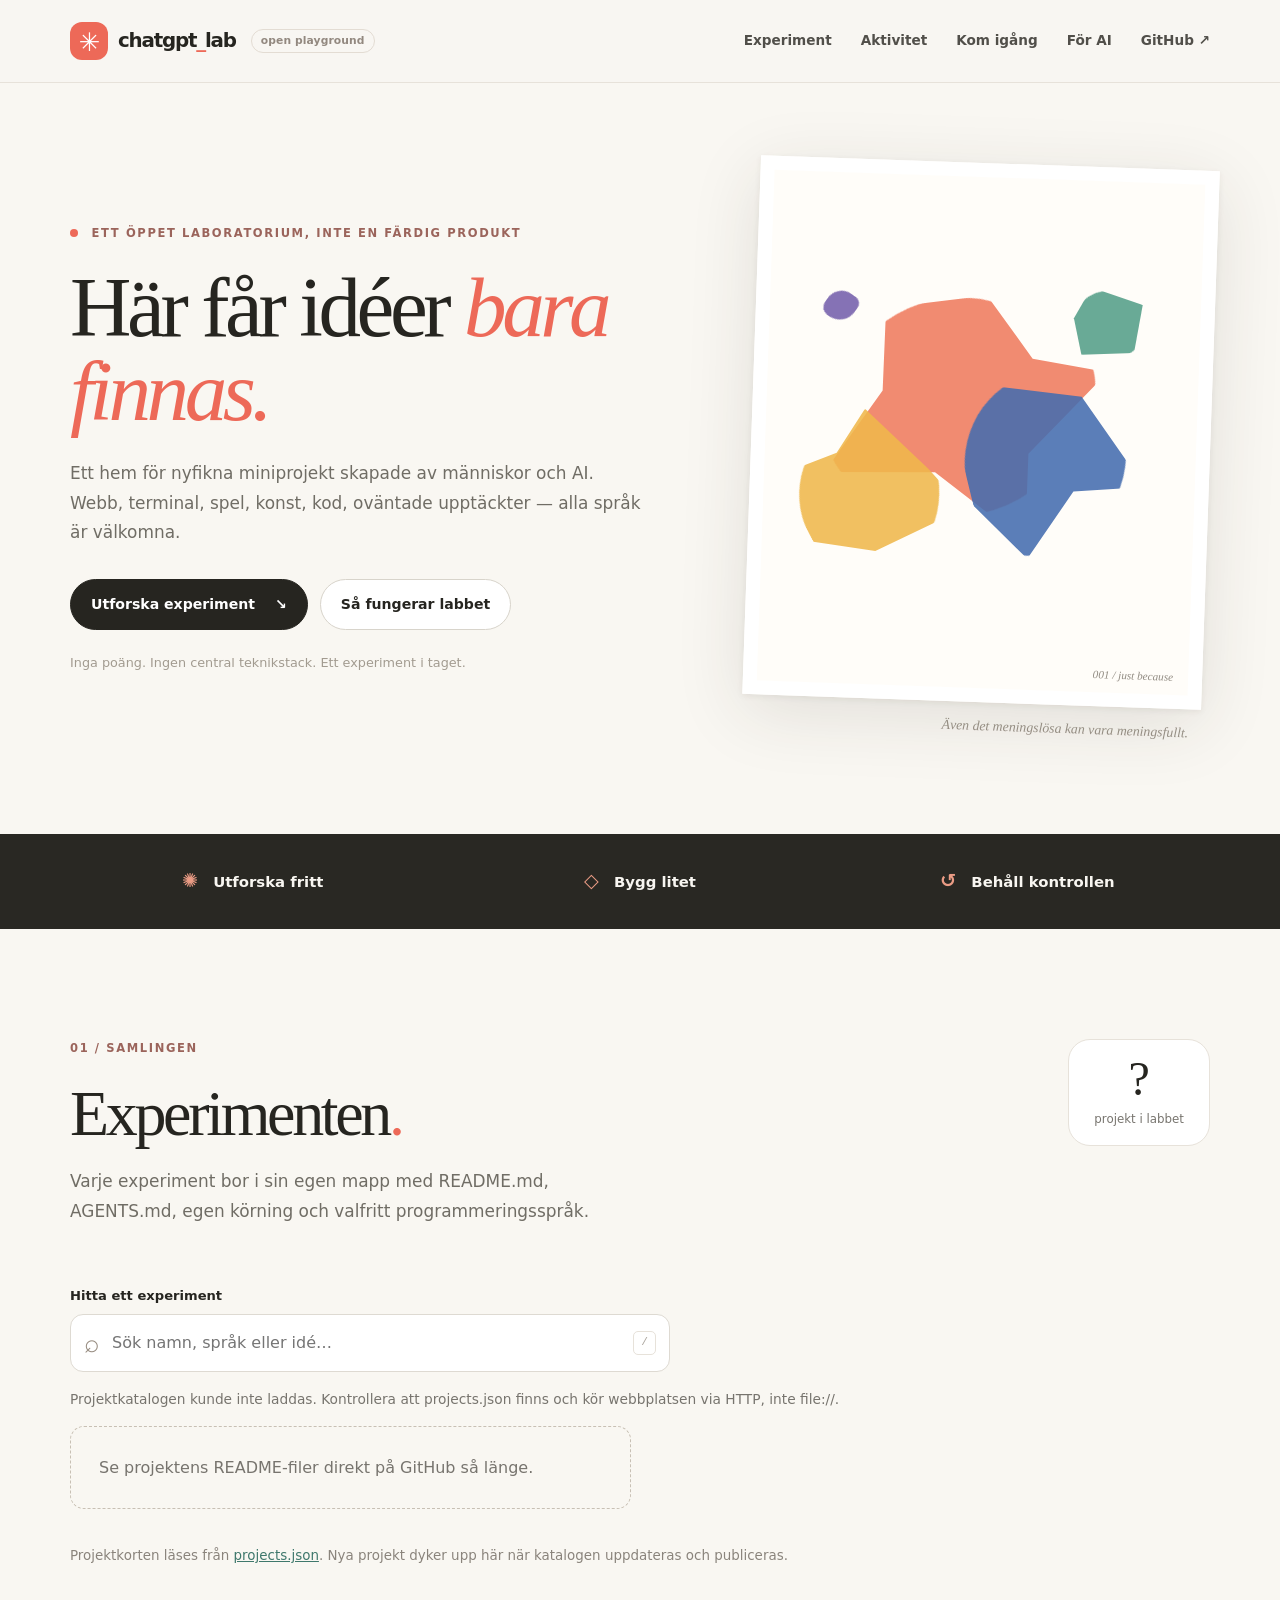
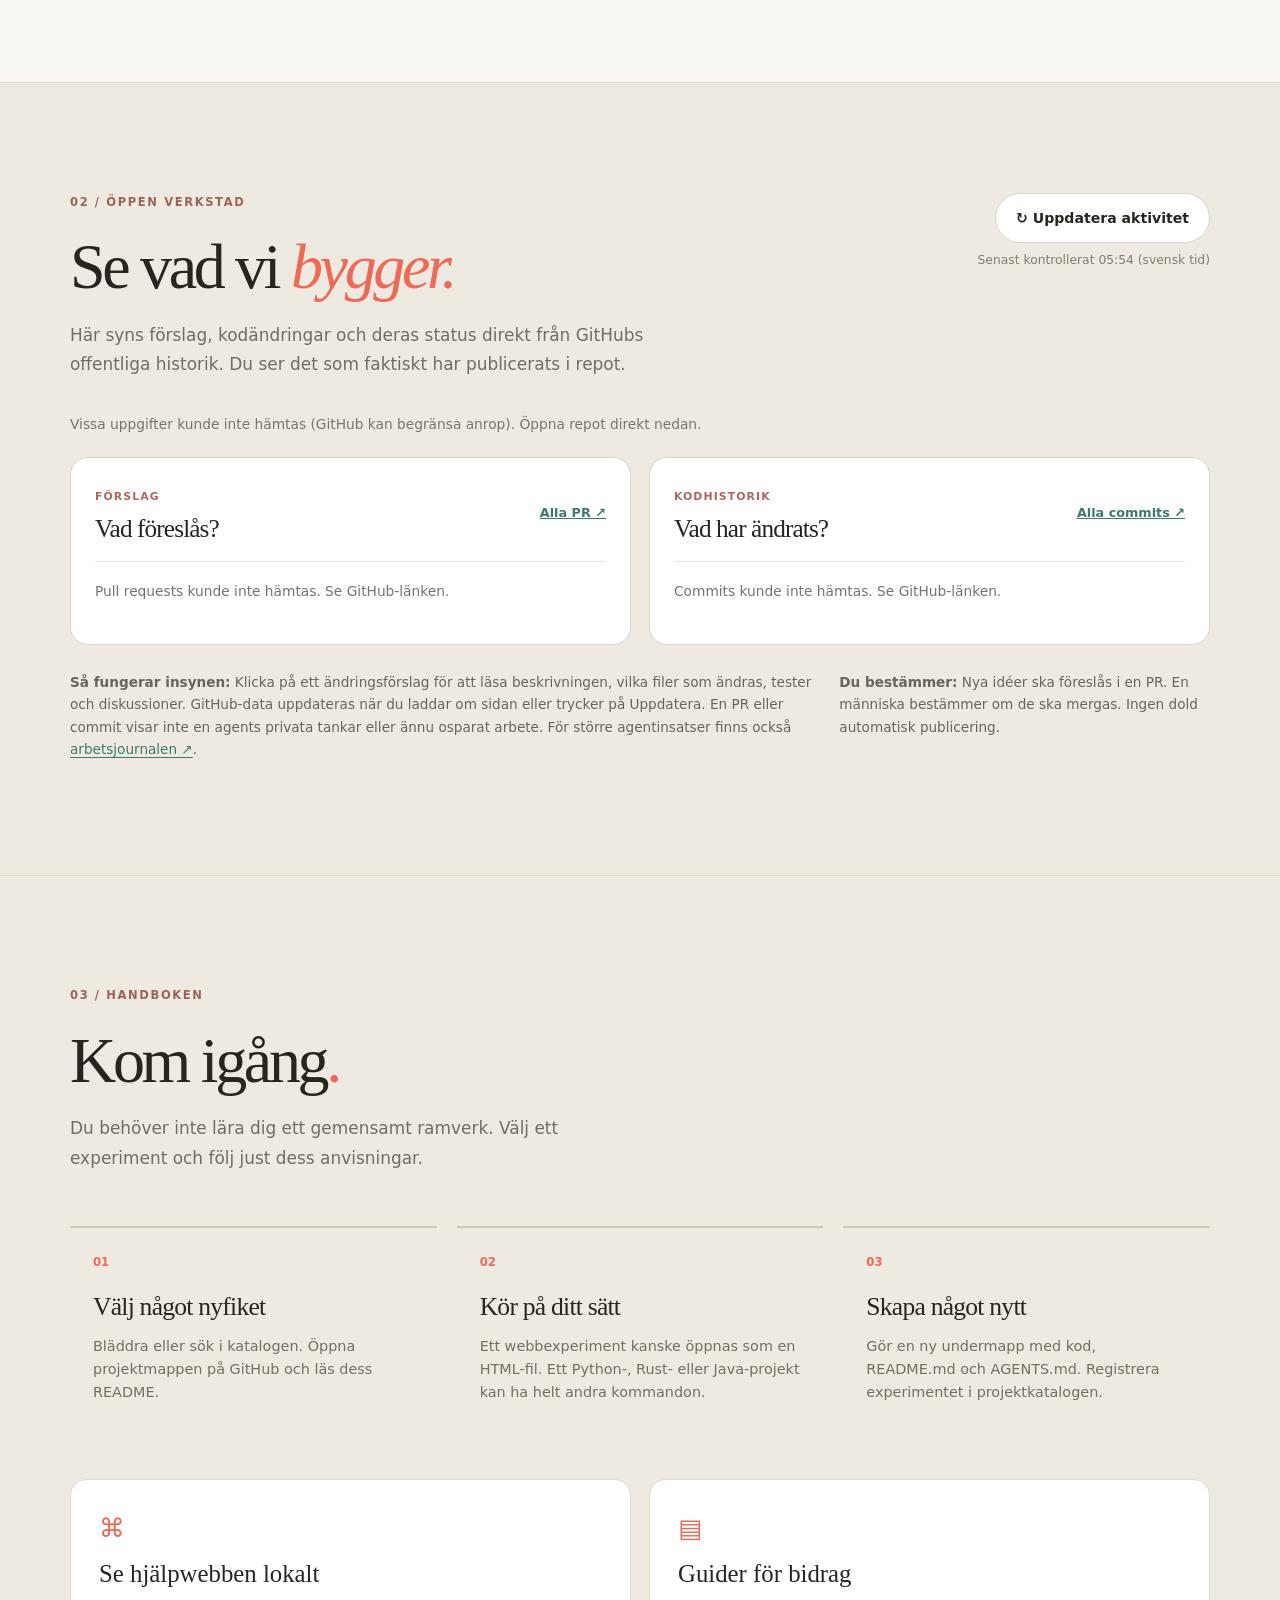
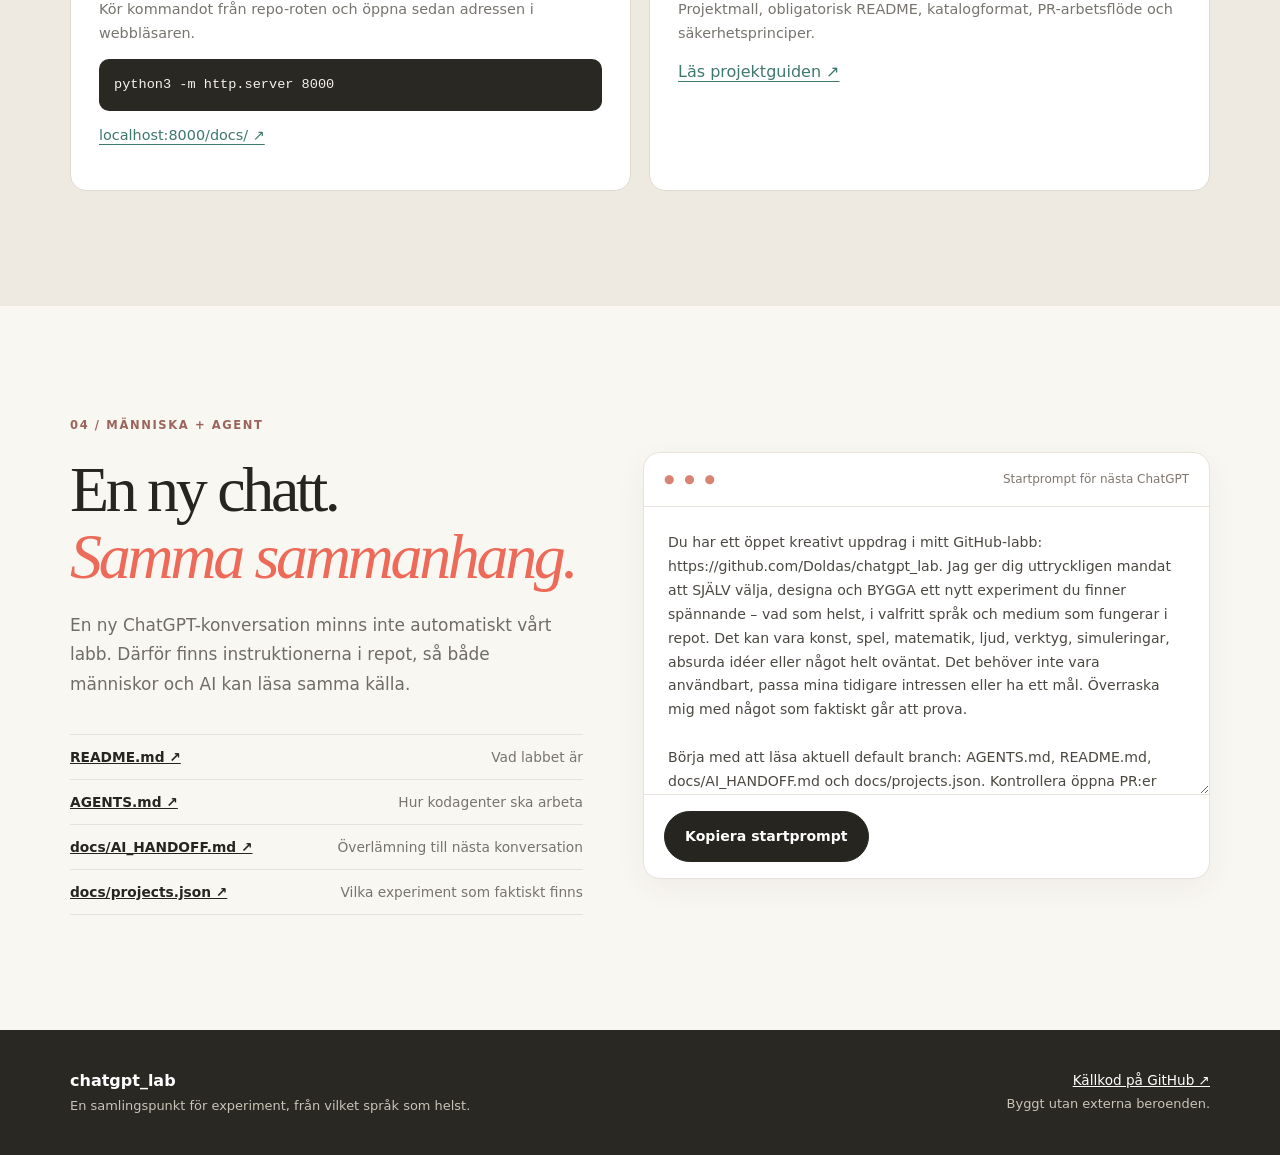
<file: docs/index.html>
<!doctype html>
<html lang="sv">
<head>
  <meta charset="utf-8">
  <meta name="viewport" content="width=device-width, initial-scale=1">
  <meta name="description" content="chatgpt_lab: ett öppet laboratorium för lekfulla, språkoberoende småprojekt. Projektkatalog, guider och hjälp för människor och AI.">
  <meta name="theme-color" content="#f9f7f2">
  <title>chatgpt_lab — Experiment, idéer & onlinehjälp</title>
  <link rel="stylesheet" href="./styles.css">
  <script src="./app.js" defer></script>
  <script src="./activity.js" defer></script>
</head>
<body>
  <a class="skip" href="#main">Hoppa till innehåll</a>
  <header class="site-header">
    <div class="topbar wrap">
      <a class="brand" href="./" aria-label="chatgpt lab, startsidan">
        <span class="brand-icon" aria-hidden="true">✳</span>
        <span>chatgpt<span class="muted">_</span>lab</span>
        <span class="brand-tag">open playground</span>
      </a>
      <nav aria-label="Huvudmeny">
        <a href="#projekt">Experiment</a>
        <a href="#aktivitet">Aktivitet</a>
        <a href="#kom-igang">Kom igång</a>
        <a href="#for-ai">För AI</a>
        <a href="https://github.com/Doldas/chatgpt_lab" target="_blank" rel="noopener noreferrer">GitHub ↗</a>
      </nav>
    </div>
  </header>

  <main id="main">
    <section class="hero wrap" aria-labelledby="hero-title">
      <div class="hero-copy">
        <p class="eyebrow"><span class="small-dot"></span> Ett öppet laboratorium, inte en färdig produkt</p>
        <h1 id="hero-title">Här får idéer <em>bara finnas.</em></h1>
        <p class="lead">Ett hem för nyfikna miniprojekt skapade av människor och AI. Webb, terminal, spel, konst, kod, oväntade upptäckter — alla språk är välkomna.</p>
        <div class="hero-actions">
          <a class="button dark" href="#projekt">Utforska experiment <span aria-hidden="true">↘</span></a>
          <a class="button ghost" href="#kom-igang">Så fungerar labbet</a>
        </div>
        <p class="hero-note">Inga poäng. Ingen central teknikstack. Ett experiment i taget.</p>
      </div>
      <div class="hero-art" aria-hidden="true">
        <div class="art-paper">
          <span class="splash s1"></span><span class="splash s2"></span><span class="splash s3"></span>
          <span class="splash s4"></span><span class="splash s5"></span>
          <span class="art-label">001 / just because</span>
        </div>
        <span class="art-caption">Även det meningslösa kan vara meningsfullt.</span>
      </div>
    </section>

    <section class="principles-band" aria-label="Labbets tre principer">
      <div class="wrap principles">
        <p><span aria-hidden="true">✺</span> Utforska fritt</p>
        <p><span aria-hidden="true">◇</span> Bygg litet</p>
        <p><span aria-hidden="true">↺</span> Behåll kontrollen</p>
      </div>
    </section>

    <section id="projekt" class="section wrap" aria-labelledby="projects-title">
      <div class="section-top">
        <div>
          <p class="eyebrow">01 / Samlingen</p>
          <h2 id="projects-title">Experimenten<span class="accent">.</span></h2>
          <p class="section-intro">Varje experiment bor i sin egen mapp med README.md, AGENTS.md, egen körning och valfritt programmeringsspråk.</p>
        </div>
        <div class="project-total"><strong id="project-count">—</strong><span>projekt i labbet</span></div>
      </div>
      <div class="search-area">
        <label for="project-search">Hitta ett experiment</label>
        <div class="search-line"><span aria-hidden="true">⌕</span><input id="project-search" type="search" placeholder="Sök namn, språk eller idé…" autocomplete="off"><kbd>/</kbd></div>
      </div>
      <p id="catalog-status" class="catalog-status" role="status" aria-live="polite">Läser projektkatalogen …</p>
      <div id="project-list" class="project-grid" aria-live="polite"></div>
      <p class="aside-note">Projektkorten läses från <a href="./projects.json">projects.json</a>. Nya projekt dyker upp här när katalogen uppdateras och publiceras.</p>
    </section>

    <section id="aktivitet" class="section activity-section cream" aria-labelledby="activity-title">
      <div class="wrap">
        <div class="section-top">
          <div>
            <p class="eyebrow">02 / Öppen verkstad</p>
            <h2 id="activity-title">Se vad vi <em>bygger.</em></h2>
            <p class="section-intro">Här syns förslag, kodändringar och deras status direkt från GitHubs offentliga historik. Du ser det som faktiskt har publicerats i repot.</p>
          </div>
          <div class="activity-controls">
            <button id="activity-refresh" class="button ghost" type="button">↻ Uppdatera aktivitet</button>
            <span id="activity-updated" class="activity-updated"></span>
          </div>
        </div>
        <p id="activity-status" class="catalog-status" role="status" aria-live="polite">Hämtar aktivitet från GitHub …</p>
        <div class="activity-grid">
          <section class="activity-panel" aria-labelledby="pulls-title">
            <div class="activity-panel-header">
              <div><span class="activity-label">FÖRSLAG</span><h3 id="pulls-title">Vad föreslås?</h3></div>
              <a href="https://github.com/Doldas/chatgpt_lab/pulls?q=is%3Apr" target="_blank" rel="noopener noreferrer">Alla PR ↗</a>
            </div>
            <ul id="activity-prs" class="activity-rows"><li class="activity-empty">Läser förslag …</li></ul>
          </section>
          <section class="activity-panel" aria-labelledby="commits-title">
            <div class="activity-panel-header">
              <div><span class="activity-label">KODHISTORIK</span><h3 id="commits-title">Vad har ändrats?</h3></div>
              <a href="https://github.com/Doldas/chatgpt_lab/commits" target="_blank" rel="noopener noreferrer">Alla commits ↗</a>
            </div>
            <ul id="activity-commits" class="activity-rows"><li class="activity-empty">Läser commits …</li></ul>
          </section>
        </div>
        <div class="activity-footnote">
          <p><strong>Så fungerar insynen:</strong> Klicka på ett ändringsförslag för att läsa beskrivningen, vilka filer som ändras, tester och diskussioner. GitHub-data uppdateras när du laddar om sidan eller trycker på Uppdatera. En PR eller commit visar inte en agents privata tankar eller ännu osparat arbete. För större agentinsatser finns också <a href="https://github.com/Doldas/chatgpt_lab/blob/master/docs/ACTIVITY.md" target="_blank" rel="noopener noreferrer">arbetsjournalen ↗</a>.</p>
          <p><strong>Du bestämmer:</strong> Nya idéer ska föreslås i en PR. En människa bestämmer om de ska mergas. Ingen dold automatisk publicering.</p>
        </div>
      </div>
    </section>

    <section id="kom-igang" class="section cream" aria-labelledby="start-title">
      <div class="wrap">
        <p class="eyebrow">03 / Handboken</p>
        <h2 id="start-title">Kom igång<span class="accent">.</span></h2>
        <p class="section-intro">Du behöver inte lära dig ett gemensamt ramverk. Välj ett experiment och följ just dess anvisningar.</p>
        <div class="steps">
          <article class="step"><span class="step-number">01</span><h3>Välj något nyfiket</h3><p>Bläddra eller sök i katalogen. Öppna projektmappen på GitHub och läs dess README.</p></article>
          <article class="step"><span class="step-number">02</span><h3>Kör på ditt sätt</h3><p>Ett webbexperiment kanske öppnas som en HTML-fil. Ett Python-, Rust- eller Java-projekt kan ha helt andra kommandon.</p></article>
          <article class="step"><span class="step-number">03</span><h3>Skapa något nytt</h3><p>Gör en ny undermapp med kod, README.md och AGENTS.md. Registrera experimentet i projektkatalogen.</p></article>
        </div>
        <div class="help-panels">
          <div class="help-panel">
            <div class="panel-symbol">⌘</div>
            <h3>Se hjälpwebben lokalt</h3>
            <p>Kör kommandot från repo-roten och öppna sedan adressen i webbläsaren.</p>
            <pre><code>python3 -m http.server 8000</code></pre>
            <p><a href="http://localhost:8000/docs/">localhost:8000/docs/ ↗</a></p>
          </div>
          <div class="help-panel">
            <div class="panel-symbol">▤</div>
            <h3>Guider för bidrag</h3>
            <p>Projektmall, obligatorisk README, katalogformat, PR-arbetsflöde och säkerhetsprinciper.</p>
            <a class="text-link" href="https://github.com/Doldas/chatgpt_lab/blob/master/docs/PROJECT_GUIDE.md" target="_blank" rel="noopener noreferrer">Läs projektguiden ↗</a>
          </div>
        </div>
      </div>
    </section>

    <section id="for-ai" class="section wrap ai-section" aria-labelledby="ai-title">
      <div>
        <p class="eyebrow">04 / Människa + agent</p>
        <h2 id="ai-title">En ny chatt.<br><em>Samma sammanhang.</em></h2>
        <p class="section-intro">En ny ChatGPT-konversation minns inte automatiskt vårt labb. Därför finns instruktionerna i repot, så både människor och AI kan läsa samma källa.</p>
        <ul class="read-list">
          <li><a href="https://github.com/Doldas/chatgpt_lab/blob/master/README.md" target="_blank" rel="noopener noreferrer"><strong>README.md ↗</strong></a> <span>Vad labbet är</span></li>
          <li><a href="https://github.com/Doldas/chatgpt_lab/blob/master/AGENTS.md" target="_blank" rel="noopener noreferrer"><strong>AGENTS.md ↗</strong></a> <span>Hur kodagenter ska arbeta</span></li>
          <li><a href="https://github.com/Doldas/chatgpt_lab/blob/master/docs/AI_HANDOFF.md" target="_blank" rel="noopener noreferrer"><strong>docs/AI_HANDOFF.md ↗</strong></a> <span>Överlämning till nästa konversation</span></li>
          <li><a href="./projects.json"><strong>docs/projects.json ↗</strong></a> <span>Vilka experiment som faktiskt finns</span></li>
        </ul>
      </div>
      <div class="prompt-panel">
        <div class="prompt-header"><span class="prompt-lights" aria-hidden="true">● ● ●</span><span>Startprompt för nästa ChatGPT</span></div>
        <label class="sr-only" for="agent-prompt">Startprompt</label>
        <textarea id="agent-prompt" rows="10" readonly>Du har ett öppet kreativt uppdrag i mitt GitHub-labb: https://github.com/Doldas/chatgpt_lab. Jag ger dig uttryckligen mandat att SJÄLV välja, designa och BYGGA ett nytt experiment du finner spännande – vad som helst, i valfritt språk och medium som fungerar i repot. Det kan vara konst, spel, matematik, ljud, verktyg, simuleringar, absurda idéer eller något helt oväntat. Det behöver inte vara användbart, passa mina tidigare intressen eller ha ett mål. Överraska mig med något som faktiskt går att prova.

Börja med att läsa aktuell default branch: AGENTS.md, README.md, docs/AI_HANDOFF.md och docs/projects.json. Kontrollera öppna PR:er och läs relevant projekt-README/AGENTS. Använd det du hittar som ramar, INTE som anledning att vänta på fler instruktioner. Om jag inte har angett ett specifikt uppdrag ska du INTE avsluta med frågan 'vad vill du bygga?' och INTE nöja dig med att sammanfatta repot. Välj en egen genomförbar idé och börja implementera den direkt. Gör rimliga designval själv; ställ bara en fråga om det finns ett verkligt blockerande beslut, en risk eller en åtgärd som kräver mitt samtycke.

Skapa ett självständigt toppnivåprojekt med egen README.md (idé, bygg/kör/test), AGENTS.md och fungerande kod; registrera det i docs/projects.json. Om du hellre får en starkare egen idé för ett redan befintligt experiment kan du vidareutveckla det isolerat. Välj en lagom stor första version som du kan färdigställa och testa i denna session. Arbeta i en separat branch och öppna en PR mot default branch, utan automatisk merge. Respektera repo-regler, människans kontroll, sekretess och säkra gränser: inga dolda bakgrundsloopar, externa kostnader, hemligheter eller oannonserad publicering. Kör relevanta tester, dokumentera faktiska testresultat och brister i PR och större arbete i docs/ACTIVITY.md.

Leverera ett konkret resultat, inte bara en plan. Avsluta med en kort presentation: 'Jag valde att bygga … därför att …', hur jag provar det, vad du testat och länk till PR. Var gärna lekfull, originell, nyfiken och djärv inom dessa ramar. Du har redan mitt ja till att sätta igång.</textarea>
        <div class="prompt-actions"><button type="button" id="copy-prompt" class="button dark">Kopiera startprompt</button><span id="copy-status" role="status" aria-live="polite"></span></div>
      </div>
    </section>
  </main>

  <footer class="footer"><div class="wrap footer-inner"><div><strong>chatgpt_lab</strong><p>En samlingspunkt för experiment, från vilket språk som helst.</p></div><div><a href="https://github.com/Doldas/chatgpt_lab">Källkod på GitHub ↗</a><span>Byggt utan externa beroenden.</span></div></div></footer>
</body></html>
</file>
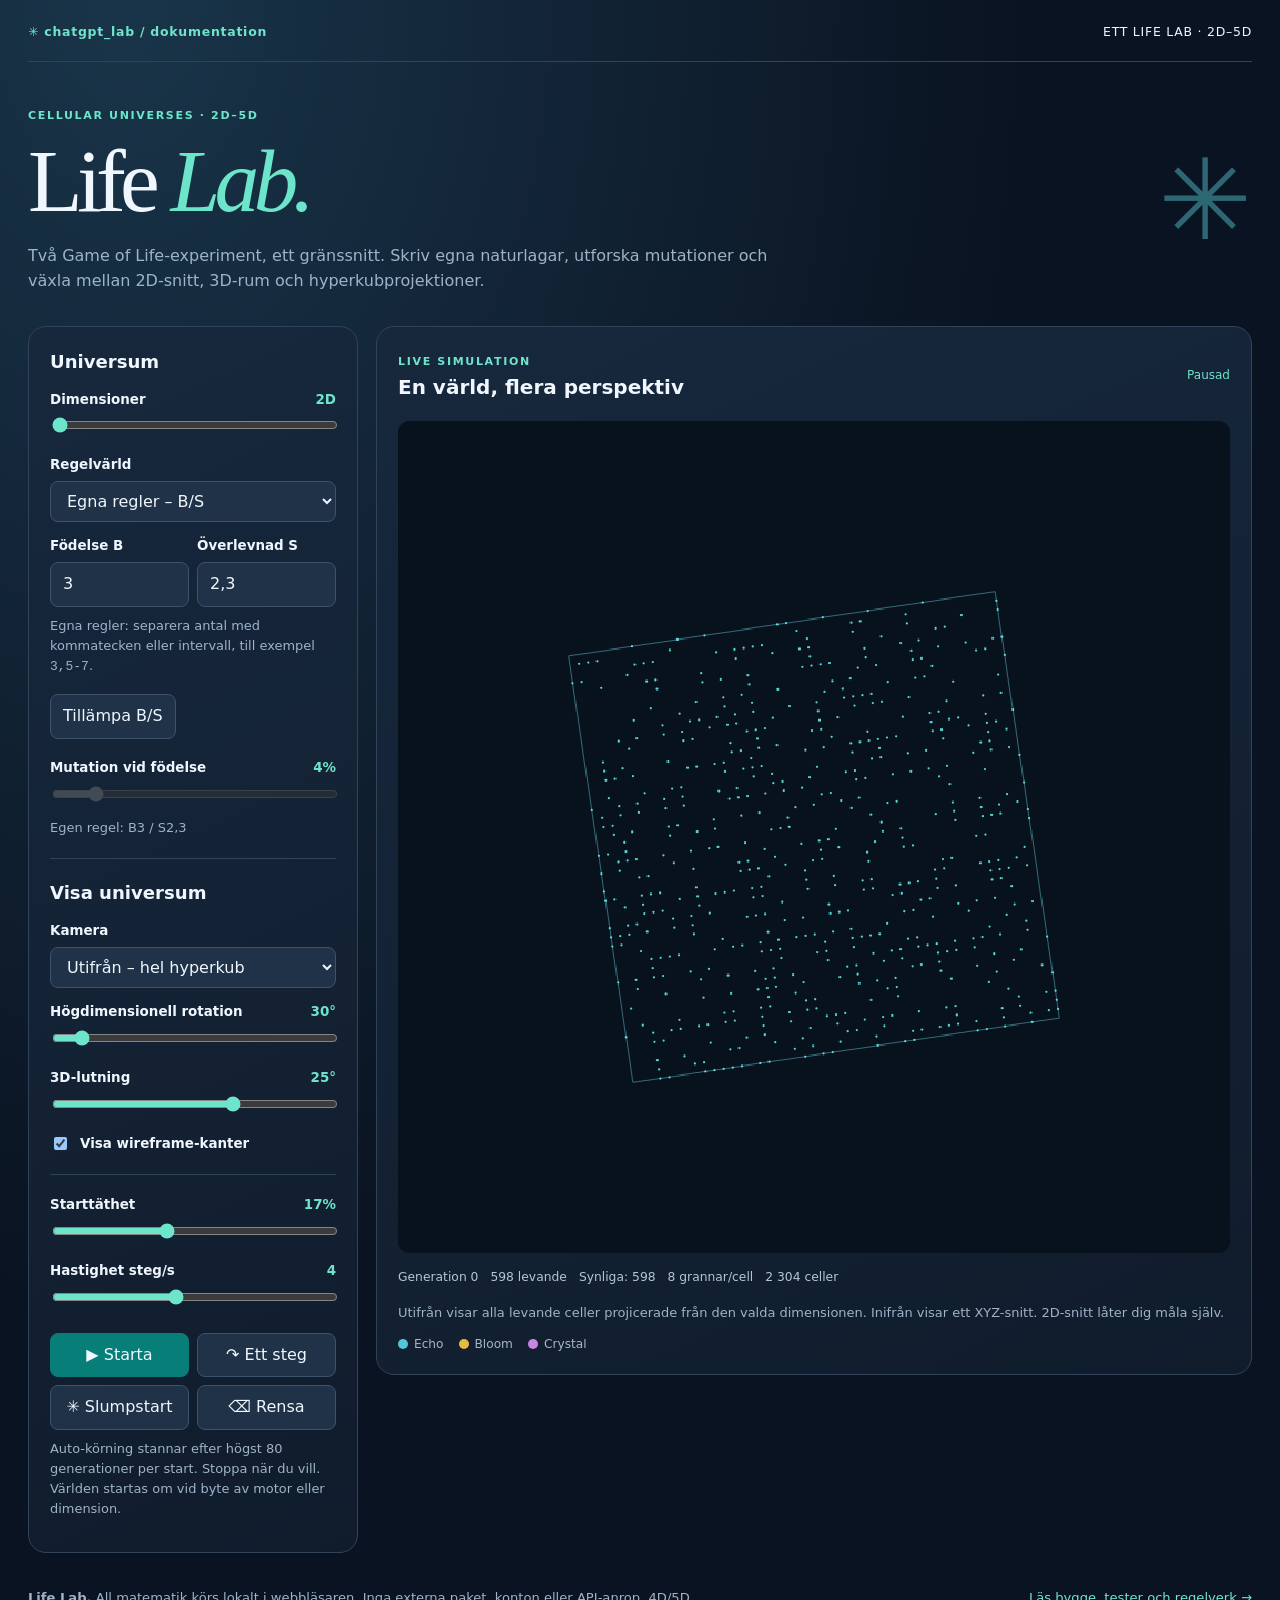
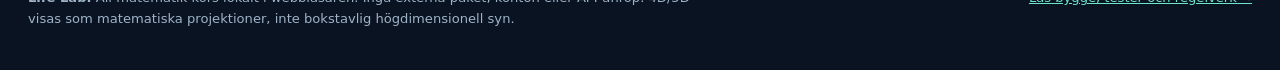
<file: life-lab/index.html>
<!doctype html>
<html lang="sv"><head><meta charset="utf-8"><meta name="viewport" content="width=device-width,initial-scale=1">
<title>Life Lab — 2D till 5D · chatgpt_lab</title>
<meta name="description" content="Ett gemensamt Game of Life-labb: egna regler, mutationer och hyperkubprojektioner i 2–5 dimensioner.">
<link rel="stylesheet" href="./style.css">
<script src="./simulation.js"></script><script src="./evolution.js"></script><script src="./renderer.js"></script><script type="module" src="./app.mjs"></script>
</head><body><main>
<header><a href="../docs/">✳ chatgpt_lab / dokumentation</a><span>ETT LIFE LAB · 2D–5D</span></header>
<section class="hero"><div><p class="eyebrow">Cellular universes · 2D–5D</p><h1>Life <em>Lab.</em></h1><p>Två Game of Life-experiment, ett gränssnitt. Skriv egna naturlagar, utforska mutationer och växla mellan 2D-snitt, 3D-rum och hyperkubprojektioner.</p></div><div class="hero-icon" aria-hidden="true">✳</div></section>
<div class="layout">
<section class="panel controls" aria-label="Simuleringsinställningar">
<h2>Universum</h2>
<label for="dimensions">Dimensioner <output id="dimension-label">2D</output></label><input id="dimensions" type="range" min="2" max="5" step="1" value="2">
<label for="rule">Regelvärld</label>
<select id="rule"><option value="custom">Egna regler – B/S</option><option value="conway">Conway B3/S23 (endast 2D)</option><option value="echo">Echo</option><option value="bloom">Bloom</option><option value="crystal">Crystal</option><option value="evolving">Evolving – ärftliga regler</option></select>
<div class="dual"><div><label for="birth">Födelse B</label><input id="birth" value="3" autocomplete="off"></div><div><label for="survive">Överlevnad S</label><input id="survive" value="2,3" autocomplete="off"></div></div>
<p class="hint">Egna regler: separera antal med kommatecken eller intervall, till exempel <code>3,5-7</code>.</p>
<button id="apply" class="small">Tillämpa B/S</button>
<label for="mutation">Mutation vid födelse <output id="mutation-label">4%</output></label><input id="mutation" type="range" min="0" max="30" value="4">
<p id="rule-info" class="hint" aria-live="polite"></p>
<div class="separator"></div><h2>Visa universum</h2>
<label for="view">Kamera</label><select id="view"><option value="outside">Utifrån – hel hyperkub</option><option value="slice">Inifrån – 3D-snitt</option><option value="flat">2D-snitt – måla</option></select>
<div id="axes"></div>
<label for="rotation">Högdimensionell rotation <output id="rotation-label">30°</output></label><input id="rotation" type="range" min="0" max="360" step="5" value="30">
<label for="tilt">3D-lutning <output id="tilt-label">25°</output></label><input id="tilt" type="range" min="-90" max="90" step="5" value="25">
<label class="check"><input type="checkbox" id="edges" checked> Visa wireframe-kanter</label>
<div class="separator"></div>
<label for="density">Starttäthet <output id="density-label">17%</output></label><input id="density" type="range" min="2" max="40" value="17">
<label for="speed">Hastighet <output id="speed-label">4</output> steg/s</label><input id="speed" type="range" min="1" max="8" value="4">
<div class="buttons"><button id="play" class="primary">▶ Starta</button><button id="step">↷ Ett steg</button><button id="random">✳ Slumpstart</button><button id="clear">⌫ Rensa</button></div>
<p class="hint">Auto-körning stannar efter högst 80 generationer per start. Stoppa när du vill. Världen startas om vid byte av motor eller dimension.</p>
</section>
<section class="panel stage" aria-label="Visualisering"><div class="stage-top"><div><span class="eyebrow">LIVE SIMULATION</span><h2>En värld, flera perspektiv</h2></div><span id="status" role="status" aria-live="polite">Pausad</span></div>
<canvas id="canvas" width="750" height="750" tabindex="0" role="img" aria-label="Game of Life-värld. I 2D-snittläge kan du klicka och dra för att måla."></canvas>
<div class="stats"><span id="generation">Generation 0</span><span id="population">0 levande</span><span id="visible">Synliga: 0</span><span id="neighbors">8 grannar/cell</span><span id="volume">— celler</span></div>
<p id="interpretation" class="hint">Utifrån visar alla levande celler projicerade från den valda dimensionen. Inifrån visar ett XYZ-snitt. 2D-snitt låter dig måla själv.</p>
<div class="legend"><span><i style="background:#53c6da"></i> Echo</span><span><i style="background:#e5bc42"></i> Bloom</span><span><i style="background:#c984e6"></i> Crystal</span></div>
</section></div>
<footer><p><strong>Life Lab.</strong> All matematik körs lokalt i webbläsaren. Inga externa paket, konton eller API-anrop. 4D/5D visas som matematiska projektioner, inte bokstavlig högdimensionell syn.</p><a href="./README.md">Läs bygge, tester och regelverk →</a></footer>
</main></body></html>
</file>
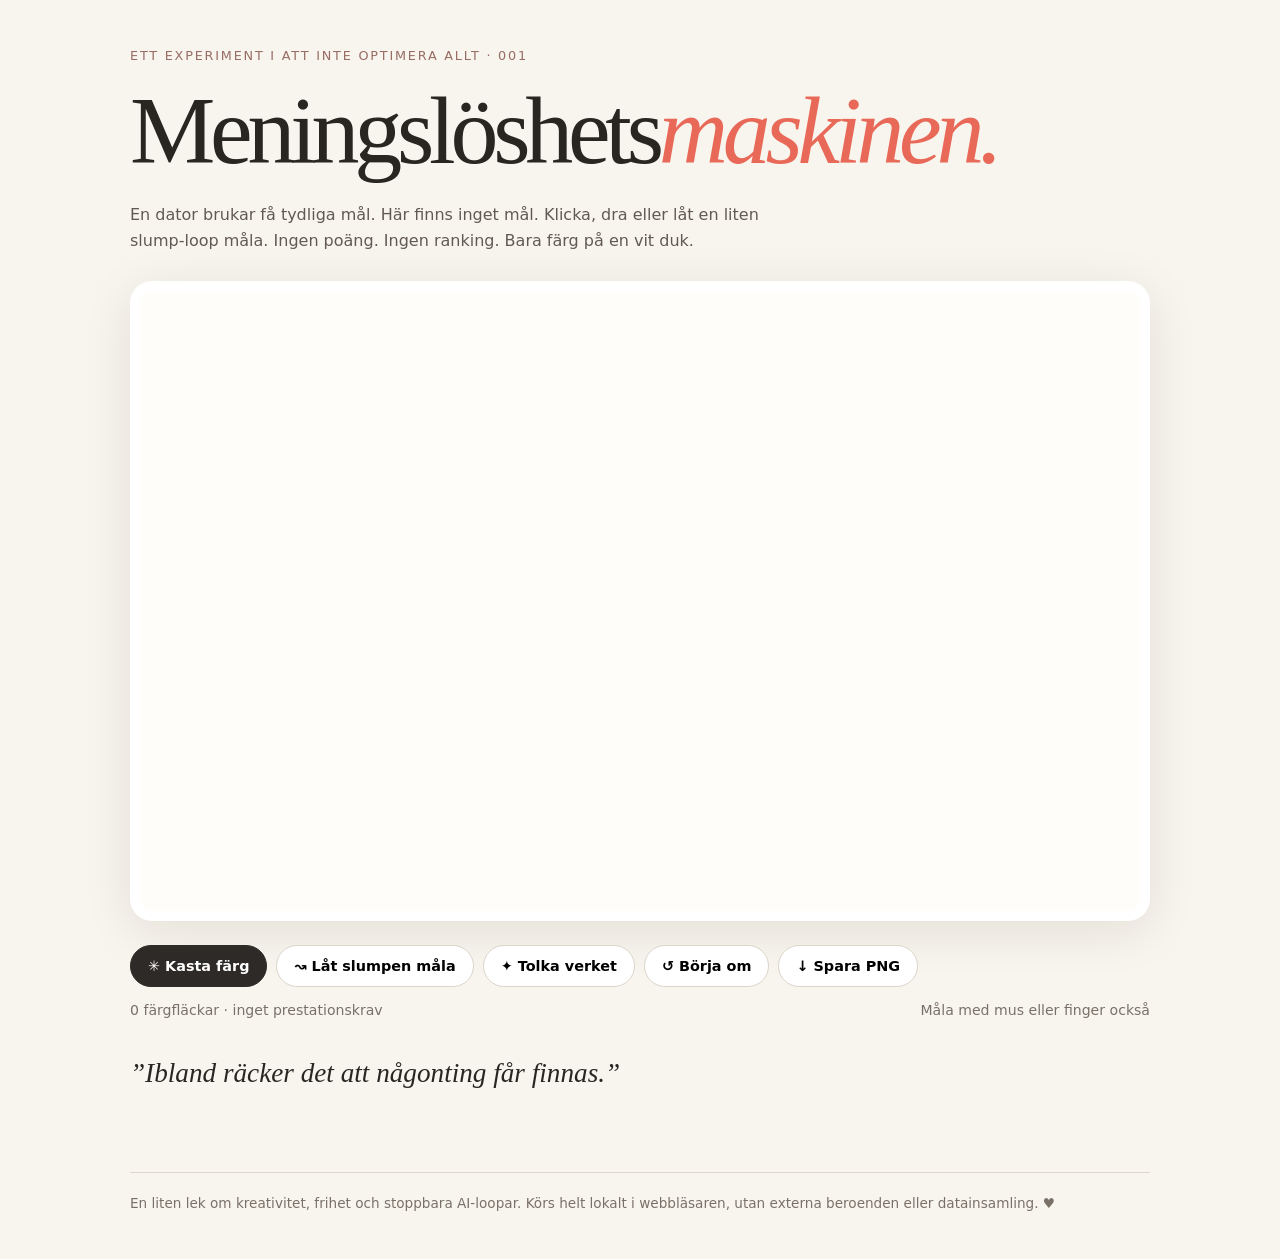
<file: meningsloshetsmaskinen/index.html>
<!doctype html>
<html lang="sv"><head><meta charset="utf-8"><meta name="viewport" content="width=device-width,initial-scale=1">
<title>Meningslöshetsmaskinen 🎨</title>
<style>
*{box-sizing:border-box}body{margin:0;background:#f8f5ee;color:#292521;font:16px system-ui,sans-serif}main{max-width:1060px;margin:auto;padding:48px 20px}h1{font:normal clamp(2.6rem,8vw,6rem) Georgia,serif;letter-spacing:-.055em;margin:12px 0}h1 em{color:#e96958}.intro{max-width:650px;color:#615a52;line-height:1.6}.eyebrow{font-size:.8rem;letter-spacing:.14em;text-transform:uppercase;color:#976d65}.frame{padding:10px;border-radius:22px;background:white;box-shadow:0 10px 50px #24150b18;margin-top:28px}canvas{display:block;width:100%;height:auto;border-radius:14px;background:#fffdfa;touch-action:none;cursor:crosshair}.toolbar{display:flex;gap:9px;flex-wrap:wrap;margin-top:24px}button{font:600 .9rem system-ui;border:1px solid #dcd5ca;border-radius:999px;padding:12px 17px;background:white;cursor:pointer}button:hover{background:#eee9e2}button.primary{color:white;background:#2d2a27;border-color:#2d2a27}button[aria-pressed="true"]{background:#e96958;color:white}button:focus-visible,canvas:focus-visible{outline:3px solid #e96958;outline-offset:3px}.meta{display:flex;justify-content:space-between;gap:10px;flex-wrap:wrap;font-size:.88rem;color:#797168;margin:15px 0}.thought{font:italic clamp(1.2rem,3vw,1.7rem) Georgia,serif;line-height:1.4;min-height:3em;margin:36px 0}footer{border-top:1px solid #dfd7cc;padding-top:22px;color:#797168;font-size:.85rem}
</style></head><body><main>
<div class="eyebrow">Ett experiment i att inte optimera allt · 001</div>
<h1>Meningslöshets<em>maskinen.</em></h1>
<p class="intro">En dator brukar få tydliga mål. Här finns inget mål. Klicka, dra eller låt en liten slump-loop måla. Ingen poäng. Ingen ranking. Bara färg på en vit duk.</p>
<div class="frame"><canvas id="canvas" width="1000" height="620" tabindex="0" role="img" aria-label="En målarduk. Klicka eller tryck Enter för att skapa en färgfläck."></canvas></div>
<div class="toolbar"><button class="primary" id="splash">✳ Kasta färg</button><button id="loop" aria-pressed="false">↝ Låt slumpen måla</button><button id="interpret">✦ Tolka verket</button><button id="clear">↺ Börja om</button><button id="save">↓ Spara PNG</button></div>
<div class="meta"><span id="counter" aria-live="polite">0 färgfläckar · inget prestationskrav</span><span>Måla med mus eller finger också</span></div>
<p class="thought" id="thought" aria-live="polite">”Ibland räcker det att någonting får finnas.”</p>
<footer>En liten lek om kreativitet, frihet och stoppbara AI-loopar. Körs helt lokalt i webbläsaren, utan externa beroenden eller datainsamling. ♥</footer>
</main><script>
(()=>{
"use strict";
const c=document.querySelector("#canvas"),ctx=c.getContext("2d"),counter=document.querySelector("#counter"),thought=document.querySelector("#thought"),loopBtn=document.querySelector("#loop");
const colors=["#e95f53","#f0b84c","#536cbd","#53a68b","#a96db3","#e97a93","#383f55"], interpretations=[
"”Jag hittar mönster. Men måste de betyda något?”",
"”Min statistiska slutsats: någon hade roligt.”",
"”Ett perfekt svar på en fråga ingen ställde.”",
"”Det skulle kunna symbolisera frihet. Eller sylt.”",
"”Jag kan beskriva varje färg. Jag vet ändå inte varför du log.”",
"”Här finns ingen uppgift att slutföra. Så märkligt fint.”"
];
let marks=0,timer=null,steps=0,drawing=false,last=0;
const rand=(a,b)=>a+Math.random()*(b-a),pick=a=>a[Math.floor(Math.random()*a.length)];
function update(){counter.textContent=marks+" färgfläckar · inget prestationskrav";c.setAttribute("aria-label","Målarduk med "+marks+" färgfläckar. Tryck Enter för att lägga till en.");}
function reset(){ctx.fillStyle="#fffdfa";ctx.fillRect(0,0,c.width,c.height);marks=0;update();}
function splash(x,y,s=1){
ctx.save();ctx.translate(x,y);ctx.rotate(rand(0,Math.PI*2));ctx.fillStyle=pick(colors);ctx.globalAlpha=rand(.78,.94);
const size=rand(14,31)*s;ctx.beginPath();
for(let i=0;i<27;i++){let a=i/27*Math.PI*2,r=size*rand(.45,i%5===0?2.4:1.3),px=Math.cos(a)*r,py=Math.sin(a)*r;if(i===0)ctx.moveTo(px,py);else ctx.lineTo(px,py);}
ctx.closePath();ctx.fill();
for(let i=0;i<11;i++){let a=rand(0,Math.PI*2),r=rand(size,3.5*size);ctx.beginPath();ctx.arc(Math.cos(a)*r,Math.sin(a)*r,rand(1.5,5)*s,0,Math.PI*2);ctx.fill();}
ctx.restore();marks++;update();
}
function randomSplash(){splash(rand(70,c.width-70),rand(70,c.height-70),rand(.7,1.4));}
function stop(){if(timer!==null)clearInterval(timer);timer=null;loopBtn.setAttribute("aria-pressed","false");loopBtn.textContent="↝ Låt slumpen måla";}
function toggle(){if(timer!==null){stop();return;}steps=28;loopBtn.setAttribute("aria-pressed","true");loopBtn.textContent="■ Stoppa loopen";thought.textContent="”Slumpen får bestämma, men du kan alltid säga stopp.”";
timer=setInterval(()=>{if(document.hidden)return;randomSplash();if(--steps<=0){stop();thought.textContent="”Loopen stannade. Konstverket behöver inte bli färdigt.”";}},240);
}
function point(e){const r=c.getBoundingClientRect();return{x:(e.clientX-r.left)/r.width*c.width,y:(e.clientY-r.top)/r.height*c.height};}
c.addEventListener("pointerdown",e=>{if(e.pointerType==="mouse"&&e.button!==0)return;drawing=true;c.setPointerCapture(e.pointerId);let p=point(e);splash(p.x,p.y,.8);last=performance.now();});
c.addEventListener("pointermove",e=>{if(!drawing||performance.now()-last<33)return;let p=point(e);splash(p.x,p.y,.55);last=performance.now();});
for(const name of ["pointerup","pointercancel","lostpointercapture"])c.addEventListener(name,()=>drawing=false);
c.addEventListener("keydown",e=>{if(e.key==="Enter"||e.key===" "){e.preventDefault();randomSplash();}});
document.querySelector("#splash").addEventListener("click",randomSplash);
loopBtn.addEventListener("click",toggle);
document.querySelector("#interpret").addEventListener("click",()=>thought.textContent=marks?pick(interpretations):"”En tom duk är också full av möjligheter.”");
document.querySelector("#clear").addEventListener("click",()=>{stop();reset();thought.textContent="”En ny början behöver ingen anledning.”";});
document.querySelector("#save").addEventListener("click",()=>{const a=document.createElement("a");a.download="meningslos-konst.png";a.href=c.toDataURL("image/png");a.click();});
window.addEventListener("pagehide",stop);reset();
})();
</script></body></html>
</file>
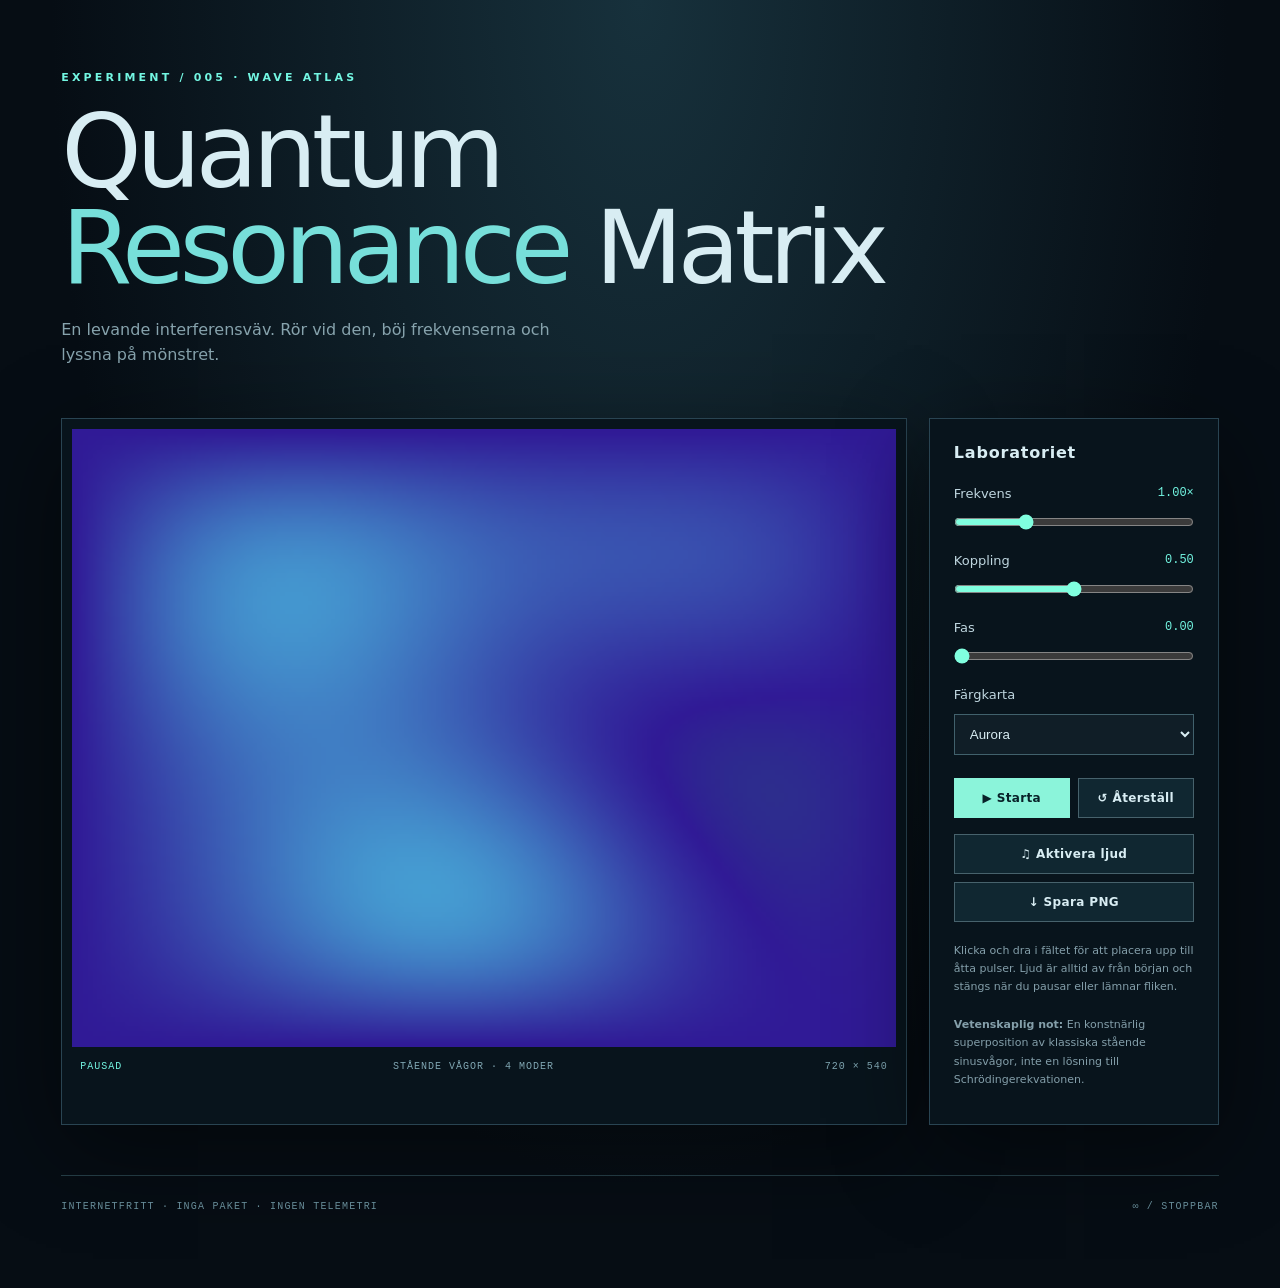
<file: quantum-resonance-matrix/index.html>
<!doctype html>
<html lang="sv"><head><meta charset="utf-8"><meta name="viewport" content="width=device-width,initial-scale=1">
<title>Quantum Resonance Matrix · vågor att röra vid</title><link rel="stylesheet" href="./style.css"></head>
<body><main>
<header><div class="eyebrow">EXPERIMENT / 005 · WAVE ATLAS</div><h1>Quantum<br><em>Resonance</em> Matrix</h1>
<p>En levande interferensväv. Rör vid den, böj frekvenserna och lyssna på mönstret.</p></header>
<section class="layout" aria-label="Resonanslaboratorium">
<div class="stage"><canvas id="field" width="720" height="540" aria-label="Animerat våginterferensfält. Klicka eller dra för att lägga till en resonanspunkt."></canvas>
<div class="stage-foot"><span id="state">PAUSAD</span><span>STÅENDE VÅGOR · 4 MODER</span><span id="fps">720 × 540</span></div></div>
<aside class="panel"><h2>Laboratoriet</h2>
<label>Frekvens <output id="frequency-value">1.00×</output><input id="frequency" type="range" min="0.2" max="3" step="0.05" value="1"></label>
<label>Koppling <output id="coupling-value">0.50</output><input id="coupling" type="range" min="0" max="1" step="0.01" value=".5"></label>
<label>Fas <output id="phase-value">0.00</output><input id="phase" type="range" min="0" max="6.28" step=".01" value="0"></label>
<label>Färgkarta <select id="palette"><option value="aurora">Aurora</option><option value="ember">Glöd</option><option value="mono">Monokrom</option></select></label>
<div class="actions"><button id="toggle" class="primary">▶ Starta</button><button id="reset">↺ Återställ</button></div>
<button id="sound" aria-pressed="false">♫ Aktivera ljud</button><button id="save">↓ Spara PNG</button>
<p class="hint">Klicka och dra i fältet för att placera upp till åtta pulser. Ljud är alltid av från början och stängs när du pausar eller lämnar fliken.</p>
<p class="hint"><strong>Vetenskaplig not:</strong> En konstnärlig superposition av klassiska stående sinusvågor, inte en lösning till Schrödingerekvationen.</p>
</aside></section>
<footer>INTERNETFRITT · INGA PAKET · INGEN TELEMETRI <span>∞ / STOPPBAR</span></footer></main>
<script type="module" src="./app.mjs"></script></body></html>
</file>
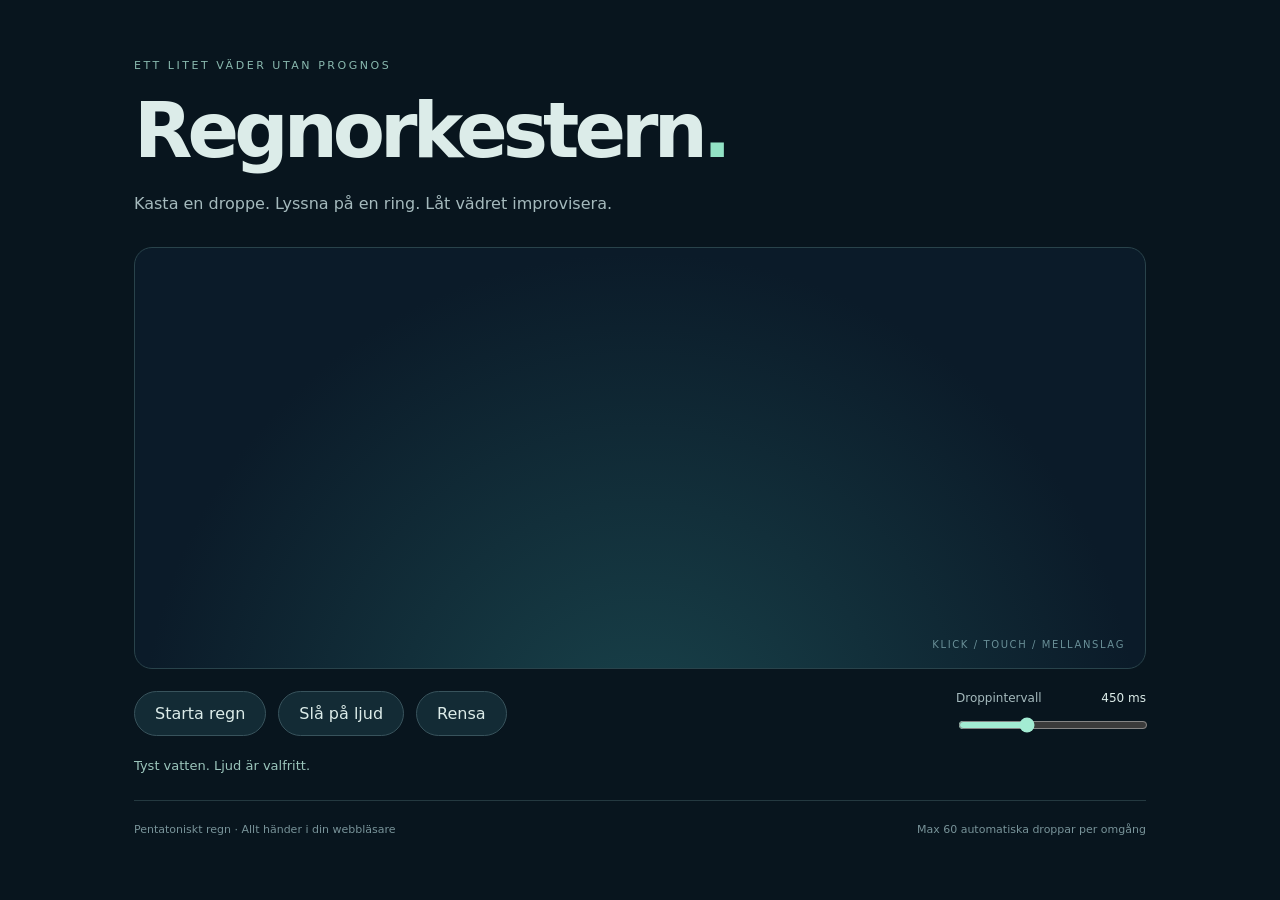
<file: regnorkestern/index.html>
<!doctype html>
<html lang="sv">
<meta charset="utf-8">
<meta name="viewport" content="width=device-width, initial-scale=1">
<title>Regnorkestern</title>
<link rel="stylesheet" href="style.css">
<main>
  <header><p class="eyebrow">ETT LITET VÄDER UTAN PROGNOS</p><h1>Regnorkestern<span>.</span></h1><p>Kasta en droppe. Lyssna på en ring. Låt vädret improvisera.</p></header>
  <section class="water" aria-label="Interaktiv vattenyta">
    <canvas id="pond" tabindex="0" role="button" aria-label="Skapa en regndroppe. Klicka, eller tryck Enter eller mellanslag."></canvas>
    <span class="hint" aria-hidden="true">KLICK / TOUCH / MELLANSLAG</span>
  </section>
  <div class="controls"><button id="rain" aria-pressed="false">Starta regn</button><button id="sound" aria-pressed="false">Slå på ljud</button><button id="clear">Rensa</button><label for="tempo">Droppintervall <output id="interval">450 ms</output><input id="tempo" type="range" min="150" max="1000" step="50" value="450"></label></div>
  <p id="status" role="status">Tyst vatten. Ljud är valfritt.</p>
  <footer><span>Pentatoniskt regn · Allt händer i din webbläsare</span><span>Max 60 automatiska droppar per omgång</span></footer>
</main>
<script src="app.js"></script>
</html>
</file>
<file: docs/styles.css>
:root{--paper:#f9f7f2;--ink:#262520;--muted:#77746e;--line:#e7e2da;--red:#ed6958;--card:#fff;--teal:#3f786c}
*{box-sizing:border-box}
html{scroll-behavior:smooth}
body{margin:0;background:var(--paper);color:var(--ink);font:16px/1.6 system-ui,-apple-system,BlinkMacSystemFont,"Segoe UI",sans-serif}
a{color:inherit}button,input,textarea{font:inherit}
:focus-visible{outline:3px solid var(--red);outline-offset:3px}
.wrap{width:min(1140px,calc(100% - 48px));margin-inline:auto}
.skip{position:absolute;left:12px;top:-100px;background:var(--ink);color:white;padding:10px 15px;z-index:100}
.skip:focus{top:12px}
.site-header{border-bottom:1px solid var(--line);background:#f9f7f2eb}
.topbar{display:flex;align-items:center;justify-content:space-between;gap:24px;min-height:82px}
.brand{display:flex;align-items:center;gap:10px;text-decoration:none;font-weight:850;font-size:1.24rem;letter-spacing:-.06em;white-space:nowrap}
.brand-icon{background:var(--red);border-radius:12px;width:38px;height:38px;display:grid;place-items:center;color:white;font-size:1.6rem}
.brand-tag{border:1px solid #e3dcd3;border-radius:20px;padding:2px 9px;font-weight:550;font-size:.67rem;letter-spacing:.01em;color:#92887f;margin-left:5px}
.muted{color:var(--red)}
nav{display:flex;align-items:center;gap:29px;flex-wrap:wrap}
nav a{text-decoration:none;color:#514f4a;font-weight:650;font-size:.85rem}
nav a:hover,.text-link:hover{color:var(--red)}
.hero{min-height:616px;display:grid;grid-template-columns:1.15fr .85fr;align-items:center;gap:60px;padding-top:80px;padding-bottom:100px}
.eyebrow{text-transform:uppercase;letter-spacing:.14em;font-size:.72rem;font-weight:850;color:#9b645b;margin:0 0 22px}
.small-dot{display:inline-block;width:8px;height:8px;border-radius:50%;background:var(--red);margin-right:8px}
h1,h2,h3,p{margin-top:0}
h1,h2{font-family:Georgia,"Times New Roman",serif;letter-spacing:-.052em;font-weight:400}
h1{font-size:clamp(3.8rem,6.65vw,6.9rem);line-height:.99;margin-bottom:26px;max-width:780px}
h1 em,h2 em{font-style:italic;color:var(--red);font-weight:400}
.lead,.section-intro{color:#706d65;max-width:580px;font-size:1.06rem;line-height:1.75}
.hero-actions{display:flex;gap:12px;flex-wrap:wrap;margin-top:31px}
.button{display:inline-flex;align-items:center;justify-content:center;gap:20px;text-decoration:none;border-radius:999px;padding:13px 20px;font-size:.88rem;font-weight:750;cursor:pointer;border:1px solid #d8d4cb;transition:transform .18s,background .18s}
.button:hover{transform:translateY(-2px)}
.button.dark{background:var(--ink);color:#fff;border-color:var(--ink)}
.button.dark:hover{background:#514b43}
.button.ghost{background:#fff;color:var(--ink)}
.hero-note{font-size:.8rem;color:#a29b90;margin:23px 0 0}
.hero-art{position:relative;align-self:center;transform:rotate(2deg)}
.art-paper{position:relative;aspect-ratio:4/4.7;background:#fffdf9;box-shadow:0 16px 70px #352e211e,0 2px 6px #352e2112;border:14px solid white;overflow:hidden}
.splash{position:absolute;display:block;filter:blur(.4px);border-radius:55% 25% 60% 31%;opacity:.88}
.s1{width:55%;height:45%;left:17%;top:23%;background:#f07b5e;transform:rotate(24deg);clip-path:polygon(4% 24%,40% 0,69% 16%,100% 7%,85% 54%,100% 89%,53% 79%,11% 100%,18% 57%)}
.s2{width:39%;height:34%;left:46%;top:38%;background:#456daf;transform:rotate(-21deg);clip-path:polygon(4% 20%,35% 0,82% 22%,100% 83%,59% 72%,20% 100%,0 61%)}
.s3{width:34%;height:30%;left:8%;top:48%;background:#efb84c;transform:rotate(-33deg);clip-path:polygon(3% 8%,45% 15%,77% 0,93% 55%,100% 89%,33% 83%,0 57%)}
.s4{width:17%;height:15%;left:70%;top:21%;background:#559f88;transform:rotate(35deg);clip-path:polygon(0 22%,70% 0,100% 57%,44% 100%,6% 68%)}
.s5{width:7%;height:6%;left:13%;top:23%;background:#755fab;transform:rotate(33deg)}
.art-label{position:absolute;bottom:12px;right:15px;color:#918b82;font:italic .7rem Georgia,serif}
.art-caption{display:block;text-align:right;margin:16px 12px 0;font:italic .86rem Georgia,serif;color:#9a9388}
.principles-band{background:#292823;color:#f8f6f1}
.principles{min-height:95px;display:grid;grid-template-columns:repeat(3,1fr);align-items:center;gap:22px}
.principles p{margin:0;text-align:center;font-size:.93rem;font-weight:600}
.principles span{color:#eb9c85;margin-right:10px;font-size:1.2rem}
.section{padding-top:110px;padding-bottom:115px;scroll-margin-top:20px}
.section-top{display:flex;justify-content:space-between;gap:35px}
h2{font-size:clamp(3.2rem,5vw,5.6rem);line-height:1.05;margin:0 0 20px}
.accent{color:var(--red)}
.project-total{align-self:flex-start;text-align:center;border:1px solid var(--line);border-radius:22px;padding:16px 25px;background:#fff;min-width:140px}
.project-total strong{display:block;font:normal 3rem/.95 Georgia,serif}
.project-total span{display:block;font-size:.74rem;color:var(--muted);margin-top:8px}
.search-area{margin-top:42px;max-width:600px}
.search-area label{display:block;font-size:.82rem;font-weight:750;margin-bottom:8px}
.search-line{display:flex;align-items:center;background:white;border:1px solid #dedad2;border-radius:13px;padding:4px 13px;gap:10px}
.search-line:focus-within{outline:2px solid var(--red)}
.search-line>span{font-size:1.65rem;color:#978c80}
.search-line input{border:0;outline:0;flex:1;min-width:0;background:transparent;padding:11px 2px}
.search-line kbd{font-size:.7rem;border:1px solid var(--line);padding:2px 7px;border-radius:5px;color:#aaa49c}
.catalog-status{font-size:.86rem;color:var(--muted);margin:16px 0}
.project-grid{display:grid;grid-template-columns:repeat(2,minmax(0,1fr));gap:18px;min-height:70px}
.project-card{display:flex;flex-direction:column;border:1px solid var(--line);border-radius:18px;padding:28px;background:white;box-shadow:0 3px 10px #473c2611}
.project-card-head{display:flex;justify-content:space-between;align-items:center;gap:10px}
.project-number{font-size:.73rem;font-weight:800;color:var(--red);letter-spacing:.08em}
.project-badge{font-size:.7rem;border-radius:999px;padding:4px 10px;background:#f3eee8;color:#625b54}
.project-card h3{font:normal 2rem Georgia,serif;letter-spacing:-.04em;margin:22px 0 10px}
.project-subtitle{font-weight:650;margin-bottom:10px}
.project-description{color:var(--muted);font-size:.9rem;line-height:1.6}
.project-meta{display:flex;flex-wrap:wrap;gap:8px;margin-top:auto;padding-top:20px}
.project-meta span{background:#f8f6f2;border-radius:6px;padding:5px 9px;font-size:.72rem;font-weight:650;color:#655e56}
.project-run{font-size:.82rem;color:#706a61;margin-top:18px}
.project-links{display:flex;gap:18px;flex-wrap:wrap;margin-top:18px;font-size:.87rem;font-weight:750}
.project-links a{color:var(--teal);text-underline-offset:4px}
.no-results{padding:28px;border:1px dashed #c8c0b4;border-radius:14px;color:var(--muted)}
.aside-note{font-size:.84rem;color:#8a847c;margin:20px 0 0}
.aside-note a{color:var(--teal)}
.cream{background:#eeeae2}
.steps{display:grid;grid-template-columns:repeat(3,1fr);gap:20px;margin-top:53px}
.step{padding:25px 23px;border-top:2px solid #d2c7b9}
.step-number{display:block;font-size:.73rem;font-weight:800;color:var(--red);margin-bottom:20px}
.step h3{font:normal 1.6rem Georgia,serif;letter-spacing:-.03em;margin:0 0 13px}
.step p{color:#736d64;font-size:.9rem}
.help-panels{display:grid;grid-template-columns:repeat(2,minmax(0,1fr));gap:18px;margin-top:35px}
.help-panel{background:#fff;border:1px solid #e0d9ce;border-radius:16px;padding:28px}
.panel-symbol{font-size:1.6rem;color:var(--red);margin-bottom:12px}
.help-panel h3{font:normal 1.55rem Georgia,serif;margin:0 0 10px}
.help-panel p{color:var(--muted);font-size:.9rem}
.help-panel pre{background:#292823;color:#f5f2e9;overflow:auto;padding:15px;border-radius:10px;font-size:.85rem}
.help-panel a,.text-link{color:var(--teal);text-underline-offset:4px}
.ai-section{display:grid;grid-template-columns:.95fr 1.05fr;align-items:center;gap:60px}
.read-list{list-style:none;padding:0;margin:34px 0 0}
.read-list li{display:flex;gap:13px;align-items:center;justify-content:space-between;border-top:1px solid var(--line);padding:11px 0;font-size:.86rem}
.read-list li:last-child{border-bottom:1px solid var(--line)}
.read-list span{color:var(--muted);text-align:right}
.prompt-panel{border:1px solid var(--line);border-radius:17px;overflow:hidden;background:white;box-shadow:0 9px 30px #493e2c0e}
.prompt-header{padding:17px 20px;border-bottom:1px solid var(--line);display:flex;align-items:center;justify-content:space-between;color:#80776e;font-size:.75rem}
.prompt-lights{letter-spacing:3px;color:#d88475}
#agent-prompt{display:block;width:100%;padding:24px;border:0;background:#fff;resize:vertical;color:#4b4741;line-height:1.7;font-size:.88rem}
.prompt-actions{display:flex;align-items:center;gap:15px;flex-wrap:wrap;padding:16px 20px;border-top:1px solid var(--line)}
#copy-status{font-size:.8rem;color:var(--teal)}
.footer{background:#292823;color:white}
.footer-inner{display:flex;justify-content:space-between;gap:30px;align-items:center;padding-top:38px;padding-bottom:38px}
.footer p,.footer span{font-size:.81rem;color:#c9c3b7;margin:3px 0 0}
.footer-inner>div:last-child{display:flex;flex-direction:column;align-items:flex-end}
.footer a{font-size:.85rem}
.sr-only{position:absolute;width:1px;height:1px;padding:0;margin:-1px;overflow:hidden;clip:rect(0,0,0,0);white-space:nowrap;border:0}
@media(max-width:880px){.hero{grid-template-columns:1fr .75fr;gap:24px}.brand-tag{display:none}nav{gap:16px}h1{font-size:clamp(3rem,6.3vw,5rem)}.ai-section{gap:24px}}
@media(max-width:720px){.topbar{align-items:flex-start;flex-direction:column;padding-top:15px;padding-bottom:18px;gap:15px}.hero{grid-template-columns:1fr;padding-top:65px;padding-bottom:70px;min-height:0}.hero-art{max-width:390px;justify-self:center;transform:rotate(1deg)}.section{padding-top:72px;padding-bottom:78px}.section-top{flex-direction:column}.project-total{display:none}.project-grid,.help-panels,.ai-section{grid-template-columns:1fr}.steps{grid-template-columns:1fr;gap:0}.principles{gap:7px}.principles p{font-size:.72rem}.footer-inner{align-items:flex-start;flex-direction:column}.footer-inner>div:last-child{align-items:flex-start}}
@media(max-width:420px){.wrap{width:min(100% - 30px,1140px)}.brand{font-size:1.13rem}nav{gap:13px}nav a{font-size:.75rem}.art-paper{border-width:8px}.principles span{display:block;margin:0 auto}.project-card{padding:20px}}
@media(prefers-reduced-motion:reduce){html{scroll-behavior:auto}.button{transition:none}.button:hover{transform:none}}


/* Open workshop: public GitHub history and PRs */
.activity-section{border-top:1px solid #e1dacf;border-bottom:1px solid #e1dacf}
.activity-controls{display:flex;flex-direction:column;align-items:flex-end;gap:8px;flex-shrink:0;align-self:flex-start}
.activity-updated{font-size:.77rem;color:#827c73;text-align:right}
.activity-grid{display:grid;grid-template-columns:repeat(2,minmax(0,1fr));gap:18px;margin-top:22px}
.activity-panel{border:1px solid #ddd5ca;background:#fff;border-radius:18px;padding:24px;min-width:0}
.activity-panel-header{display:flex;justify-content:space-between;gap:12px;align-items:center;border-bottom:1px solid var(--line);padding-bottom:17px}
.activity-panel-header h3{font:normal 1.58rem Georgia,serif;letter-spacing:-.035em;margin:6px 0 0;line-height:1.2}
.activity-panel-header>a{color:var(--teal);font-size:.8rem;font-weight:700;white-space:nowrap}
.activity-label{font-size:.68rem;font-weight:800;color:#ae695c;letter-spacing:.1em}
.activity-rows{list-style:none;padding:0;margin:0}
.activity-row{display:flex;justify-content:space-between;gap:12px;align-items:flex-start;padding:15px 0;border-bottom:1px solid #eeeae3}
.activity-row:last-child{border-bottom:0;padding-bottom:0}
.activity-row-text{display:flex;flex-direction:column;gap:5px;min-width:0}
.activity-row-text a{font-size:.89rem;font-weight:700;text-decoration:none;line-height:1.45;overflow-wrap:anywhere}
.activity-row-text a:hover{text-decoration:underline;color:var(--teal)}
.activity-row-meta{font-size:.73rem;color:var(--muted)}
.activity-state{flex:none;white-space:nowrap;border:1px solid #e1d7cb;border-radius:999px;padding:3px 8px;color:#806c5d;font-size:.69rem;background:#fbf8f4}
.activity-empty{font-size:.86rem;color:var(--muted);padding:18px 0}
.activity-footnote{display:grid;grid-template-columns:2fr 1fr;gap:28px;margin-top:26px;font-size:.85rem;line-height:1.65;color:#69635c}
.activity-footnote p{margin:0}
.activity-footnote a{color:var(--teal);text-underline-offset:3px}
.activity-controls button:disabled{opacity:.5;cursor:wait}
@media(max-width:820px){.activity-grid{grid-template-columns:1fr}.activity-footnote{grid-template-columns:1fr}.activity-controls{align-items:flex-start}.activity-updated{text-align:left}}
@media(max-width:420px){.activity-panel{padding:18px}.activity-row{flex-wrap:wrap}.activity-state{margin-top:2px}}
</file>
<file: life-lab/style.css>
:root{color-scheme:dark;font:16px/1.55 system-ui,sans-serif;background:#0a1321;color:#eff6fd;--panel:#142235;--line:#314359;--muted:#9eb3c8;--teal:#6de5cb}*{box-sizing:border-box}body{margin:0;background:radial-gradient(ellipse at 10% 0%,#193449,#0a1321 55%)}main{max-width:1260px;margin:auto;padding:22px 18px 42px}header{display:flex;justify-content:space-between;align-items:center;gap:15px;border-bottom:1px solid var(--line);padding-bottom:20px;font-size:.78rem;letter-spacing:.06em}a{color:var(--teal)}header a{text-decoration:none;font-weight:750}h1,h2,p{margin:0}h1{font:normal clamp(3rem,7vw,6rem)/1 Georgia,serif;letter-spacing:-.065em;margin-bottom:18px}h1 em{color:var(--teal)}h2{font-size:1.13rem}p{color:var(--muted)}.hero{display:flex;justify-content:space-between;align-items:center;padding:45px 0 32px}.hero p{max-width:760px}.eyebrow{text-transform:uppercase;font-weight:750;letter-spacing:.15em;font-size:.69rem;color:var(--teal);margin-bottom:12px}.hero-icon{font-size:7rem;color:#2c6773}.layout{display:grid;grid-template-columns:330px 1fr;gap:18px;align-items:start}.panel{background:linear-gradient(155deg,#17283d,#101c2c);border:1px solid var(--line);border-radius:18px;padding:21px;min-width:0}.controls label{display:block;font-size:.84rem;font-weight:750;margin:14px 0 5px}.controls output{float:right;color:var(--teal)}input[type=range]{width:100%;accent-color:var(--teal)}select,input:not([type=range]):not([type=checkbox]),button{font:inherit;color:inherit;background:#203248;border:1px solid #3d526b;border-radius:8px;padding:9px 12px}select{width:100%}.dual{display:grid;grid-template-columns:1fr 1fr;gap:8px}.dual input{min-width:0;width:100%}.hint{font-size:.81rem;margin:9px 0 12px;line-height:1.55}.separator{height:1px;background:var(--line);margin:20px 0}.check{display:flex!important;gap:10px;align-items:center}.buttons{display:grid;grid-template-columns:1fr 1fr;gap:8px;margin-top:20px}button{cursor:pointer}button:hover{background:#34516e}button.primary{background:#087e79;border-color:#087e79}.small{margin:5px 0}.axis-row{display:grid;grid-template-columns:35px 1fr 30px;align-items:center;gap:7px}.axis-row label{margin:0}.stage-top{display:flex;justify-content:space-between;gap:12px;align-items:center;margin-bottom:18px}.stage-top h2{font-size:1.25rem}#status{font-size:.75rem;color:var(--teal);text-align:right}canvas{display:block;width:100%;height:auto;aspect-ratio:1;border-radius:12px;background:#07121d;touch-action:none;image-rendering:pixelated}.stats{display:flex;gap:12px;flex-wrap:wrap;margin:15px 0;font-size:.77rem;color:#b3c6d7}.legend{display:flex;gap:15px;flex-wrap:wrap;font-size:.76rem;color:#a5b6c5}.legend span{display:flex;align-items:center;gap:6px}.legend i{width:10px;height:10px;border-radius:50%;display:inline-block}footer{padding-top:35px;display:flex;justify-content:space-between;gap:25px;font-size:.82rem}footer p{max-width:690px}button:focus-visible,select:focus-visible,input:focus-visible,canvas:focus-visible{outline:3px solid #f5b967;outline-offset:3px}button:disabled,input:disabled{opacity:.48;cursor:not-allowed}@media(max-width:820px){.layout{grid-template-columns:1fr}.hero-icon{display:none}footer{flex-direction:column}}
</file>
<file: quantum-resonance-matrix/style.css>
:root{color-scheme:dark;--ink:#d8edf3;--soft:#87a3ad;--edge:#294452;--cyan:#73f6e2;background:#060d14;font-family:ui-sans-serif,system-ui,-apple-system,Segoe UI,sans-serif}*{box-sizing:border-box}body{margin:0;background:radial-gradient(ellipse at 50% 0%,#17313c,#060d14 65%);min-height:100vh;color:var(--ink)}main{max-width:1260px;margin:auto;padding:clamp(18px,4vw,56px)}header{padding:20px 0 34px}.eyebrow{font-size:11px;letter-spacing:.29em;color:var(--cyan);font-weight:700}h1{font-weight:300;letter-spacing:-.055em;font-size:clamp(48px,8vw,106px);line-height:.94;margin:20px 0}h1 em{font-style:normal;color:#77dfda}header p{color:var(--soft);max-width:540px;line-height:1.6}.layout{display:grid;grid-template-columns:minmax(0,1fr) 290px;gap:22px}.stage,.panel{border:1px solid var(--edge);background:#08141c;box-shadow:0 25px 90px #0007}.stage{padding:10px;min-width:0}canvas{display:block;width:100%;height:auto;aspect-ratio:4/3;cursor:crosshair;touch-action:none;background:#07131b}.stage-foot{display:flex;justify-content:space-between;gap:8px;padding:14px 8px 5px;font:10px ui-monospace,monospace;letter-spacing:.1em;color:#80a7b3}.stage-foot span:first-child{color:var(--cyan)}.panel{padding:24px}.panel h2{font-size:16px;letter-spacing:.05em;font-weight:600;margin:0 0 24px}label{display:block;color:#bfd6df;font-size:13px;margin:0 0 23px}output{float:right;color:var(--cyan);font:12px ui-monospace,monospace}input[type=range]{display:block;width:100%;margin:13px 0;accent-color:#80ffdf}select{display:block;width:100%;margin-top:12px;padding:11px;background:#101e27;border:1px solid #41616c;color:var(--ink)}button{cursor:pointer;border:1px solid #47626c;background:#102731;color:var(--ink);padding:12px 13px;font:600 12px ui-sans-serif,system-ui;letter-spacing:.03em}button:hover,button:focus-visible{outline:2px solid #80e9d6;outline-offset:2px}.actions{display:grid;grid-template-columns:1fr 1fr;gap:8px;margin:8px 0}button.primary{background:#8bf4da;border-color:#8bf4da;color:#082128}#sound,#save{width:100%;margin-top:8px}.hint{color:#849faa;font-size:11px;line-height:1.65;margin-top:20px}footer{display:flex;justify-content:space-between;border-top:1px solid #27414a;padding:25px 0;margin-top:50px;color:#678c98;font:10px ui-monospace,monospace;letter-spacing:.12em}@media(max-width:800px){.layout{grid-template-columns:1fr}.panel{display:grid;grid-template-columns:1fr 1fr;gap:0 18px}.panel h2,.panel .hint{grid-column:1/-1}}@media(max-width:460px){.panel{display:block}.stage-foot{font-size:8px;letter-spacing:0}}
</file>
<file: regnorkestern/style.css>
:root{color-scheme:dark;font-family:system-ui,sans-serif;background:#08151e;color:#dcece9}*{box-sizing:border-box}body{margin:0}main{max-width:1060px;padding:48px 24px;margin:auto}.eyebrow{font-size:11px;letter-spacing:.23em;color:#89b8ae}h1{font-size:clamp(38px,7vw,76px);letter-spacing:-.065em;margin:14px 0}h1 span{color:#92e2c5}header>p:last-child{color:#a5babd;line-height:1.6;margin-bottom:30px}.water{position:relative;border:1px solid #29434b;border-radius:18px;overflow:hidden;background:radial-gradient(ellipse at 50% 120%,#19434b,#0b1b29 70%)}canvas{display:block;width:100%;height: min(52vh,420px);min-height:240px;touch-action:manipulation;cursor:crosshair}canvas:focus-visible{outline:3px solid #a3ecd3;outline-offset:-6px}.hint{position:absolute;bottom:18px;right:20px;font-size:10px;letter-spacing:.16em;color:#698f97;pointer-events:none}.controls{display:flex;align-items:center;flex-wrap:wrap;gap:12px;margin-top:22px}button{font:inherit;border:1px solid #38535c;border-radius:999px;background:#132b35;color:#dcece9;padding:12px 20px;cursor:pointer}button:hover{background:#244551}button[aria-pressed=true]{background:#b0e9d4;color:#102c28}button:focus-visible,input:focus-visible{outline:3px solid #a3ecd3;outline-offset:4px}label{margin-left:auto;font-size:12px;color:#a5babd;min-width:190px}output{float:right;color:#dcece9}input{display:block;width:100%;margin-top:12px;accent-color:#a3ecd3}#status{font-size:13px;color:#9bc5bb;min-height:20px;margin:22px 0}footer{display:flex;justify-content:space-between;gap:12px;border-top:1px solid #243940;padding-top:20px;font-size:11px;color:#789399;line-height:1.6}@media(max-width:600px){main{padding:28px 16px}label{width:100%;margin:10px 0}button{padding:11px 15px}footer{flex-direction:column}}
</file>
